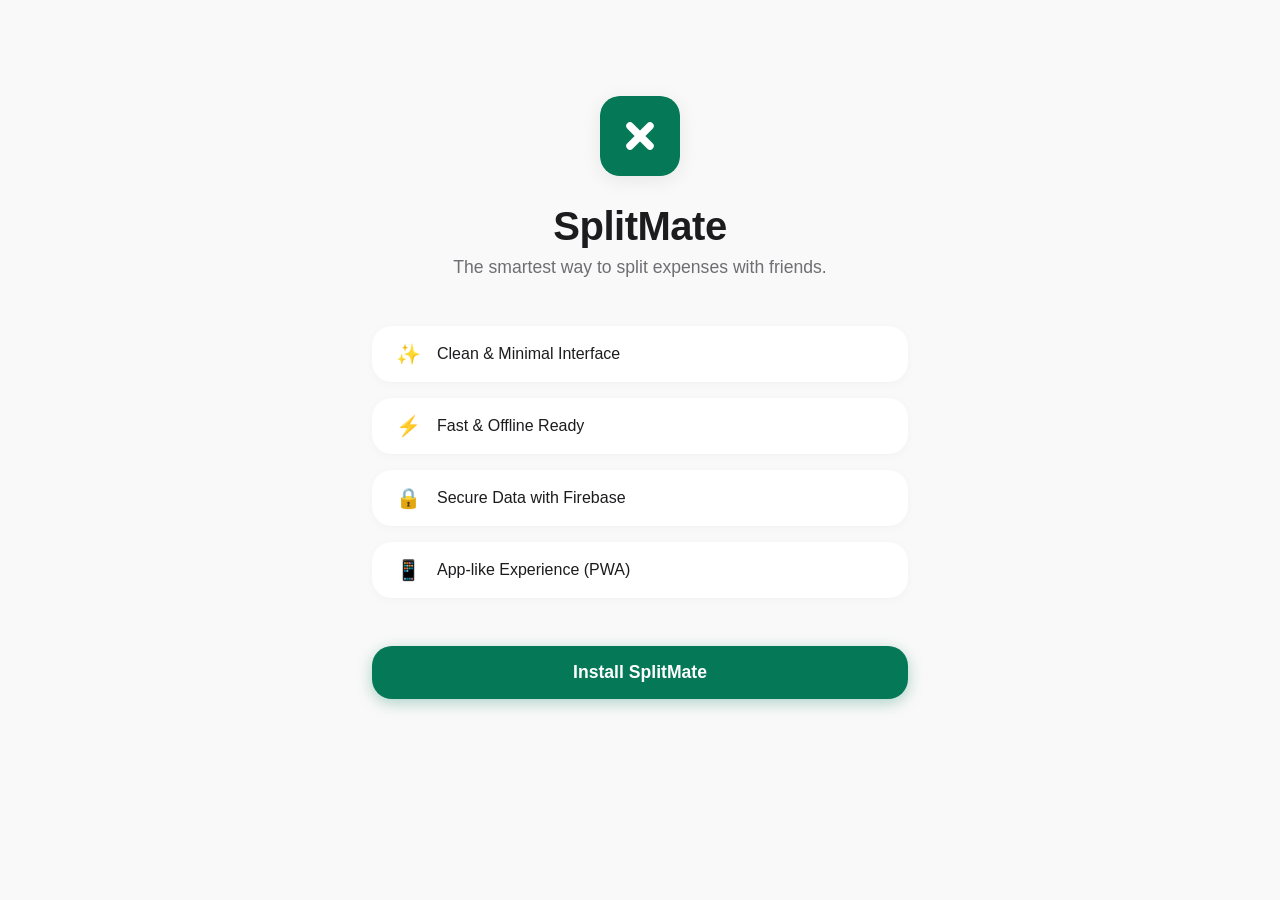
<file: splitmate/landing.html>
<!DOCTYPE html>
<html lang="en">
<head>
    <meta charset="UTF-8">
    <meta name="viewport" content="width=device-width, initial-scale=1.0">
    <title>Install SplitMate</title>
    <meta name="theme-color" content="#047857">
    <link rel="manifest" href="manifest.json">
    <link rel="stylesheet" href="css/style.css">
    <link rel="icon" href="assets/logo.svg" type="image/svg+xml">
    <link rel="apple-touch-icon" href="assets/logo.svg">
</head>
<body>
    <div class="container">
        <header class="landing-header">
            <img src="assets/logo.svg" alt="SplitMate Icon">
            <h1>SplitMate</h1>
            <p>The smartest way to split expenses with friends.</p>
        </header>

        <section class="features">
            <div class="feature-item">
                <span class="feature-icon">✨</span>
                <div>Clean & Minimal Interface</div>
            </div>
            <div class="feature-item">
                <span class="feature-icon">⚡</span>
                <div>Fast & Offline Ready</div>
            </div>
            <div class="feature-item">
                <span class="feature-icon">🔒</span>
                <div>Secure Data with Firebase</div>
            </div>
            <div class="feature-item">
                <span class="feature-icon">📱</span>
                <div>App-like Experience (PWA)</div>
            </div>
        </section>

        <button id="install-btn" class="btn-primary">Install SplitMate</button>
    </div>
    
    <script src="js/app.js"></script>
</body>
</html>
</file>
<file: splitmate/css/style.css>
:root {
  --primary: rgb(4, 120, 87);
  --primary-hover: rgb(3, 105, 76);
  --bg-color: #f9f9f9;
  --text-color: #1c1c1e;
  --text-light: #6e6e73;
  --surface: #ffffff;
  --shadow: 0 4px 20px rgba(0, 0, 0, 0.08);
  --radius: 20px;
}

* {
  margin: 0;
  padding: 0;
  box-sizing: border-box;
  font-family: -apple-system, BlinkMacSystemFont, "Segoe UI", Roboto, Helvetica, Arial, sans-serif;
  -webkit-font-smoothing: antialiased;
}

body {
  background-color: var(--bg-color);
  color: var(--text-color);
  min-height: 100vh;
  display: flex;
  flex-direction: column;
}

.container {
  max-width: 600px;
  margin: 0 auto;
  padding: 2rem;
  width: 100%;
}

/* Landing Page Specifics */
.landing-header {
  text-align: center;
  margin-top: 4rem;
  margin-bottom: 3rem;
  animation: fadeUp 0.8s ease-out;
}

.landing-header img {
  width: 80px;
  height: 80px;
  margin-bottom: 1.5rem;
  box-shadow: var(--shadow);
  border-radius: 20px;
}

.landing-header h1 {
  font-size: 2.5rem;
  font-weight: 700;
  letter-spacing: -0.5px;
  margin-bottom: 0.5rem;
}

.landing-header p {
  color: var(--text-light);
  font-size: 1.1rem;
}

.features {
  margin-bottom: 3rem;
  animation: fadeUp 1s ease-out;
}

.feature-item {
  display: flex;
  align-items: center;
  margin-bottom: 1rem;
  background: var(--surface);
  padding: 1rem 1.5rem;
  border-radius: var(--radius);
  box-shadow: 0 2px 10px rgba(0,0,0,0.03);
}

.feature-icon {
  color: var(--primary);
  margin-right: 1rem;
  font-size: 1.25rem;
}

.btn-primary {
  display: block;
  width: 100%;
  padding: 1rem;
  background-color: var(--primary);
  color: white;
  border: none;
  border-radius: var(--radius);
  font-size: 1.1rem;
  font-weight: 600;
  text-align: center;
  cursor: pointer;
  transition: all 0.3s ease;
  box-shadow: 0 4px 15px rgba(4, 120, 87, 0.3);
  text-decoration: none;
}

.btn-primary:hover {
  background-color: var(--primary-hover);
  transform: translateY(-2px);
  box-shadow: 0 6px 20px rgba(4, 120, 87, 0.4);
}

.btn-primary:active {
  transform: translateY(1px);
}

/* App Splash & Dashboard Specifics */
#splash-screen {
  position: fixed;
  inset: 0;
  background-color: white;
  display: flex;
  justify-content: center;
  align-items: center;
  z-index: 1000;
  transition: opacity 0.5s ease;
}

.splash-logo {
  width: 120px;
  height: 120px;
  animation: pulseScale 2s infinite cubic-bezier(0.4, 0, 0.2, 1);
}

#dashboard {
  display: none;
  opacity: 0;
  transition: opacity 0.5s ease;
}

#dashboard.visible {
  display: flex;
  flex-direction: column;
  opacity: 1;
}

.app-header {
  display: flex;
  justify-content: space-between;
  align-items: center;
  padding: 1.5rem;
  background-color: var(--surface);
  box-shadow: 0 1px 10px rgba(0,0,0,0.05);
  position: sticky;
  top: 0;
}

.app-header h2 {
  font-size: 1.5rem;
  color: var(--primary);
  letter-spacing: -0.5px;
}

.profile-icon {
  width: 40px;
  height: 40px;
  border-radius: 50%;
  background-color: var(--primary);
  color: white;
  display: flex;
  justify-content: center;
  align-items: center;
  font-weight: 600;
}

.dashboard-content {
  padding: 2rem;
  flex: 1;
  text-align: center;
  display: flex;
  flex-direction: column;
  justify-content: center;
  align-items: center;
}

.dashboard-content h1 {
  font-size: 2rem;
  margin-bottom: 0.5rem;
}

.dashboard-content p {
  color: var(--text-light);
  margin-bottom: 2rem;
}

/* Animations */
@keyframes fadeUp {
  from { opacity: 0; transform: translateY(20px); }
  to { opacity: 1; transform: translateY(0); }
}

@keyframes pulseScale {
  0% { transform: scale(1); opacity: 0.9; }
  50% { transform: scale(1.05); opacity: 1; }
  100% { transform: scale(1); opacity: 0.9; }
}

@media (max-width: 480px) {
  .container { padding: 1.5rem; }
  .landing-header h1 { font-size: 2rem; }
}
</file>
